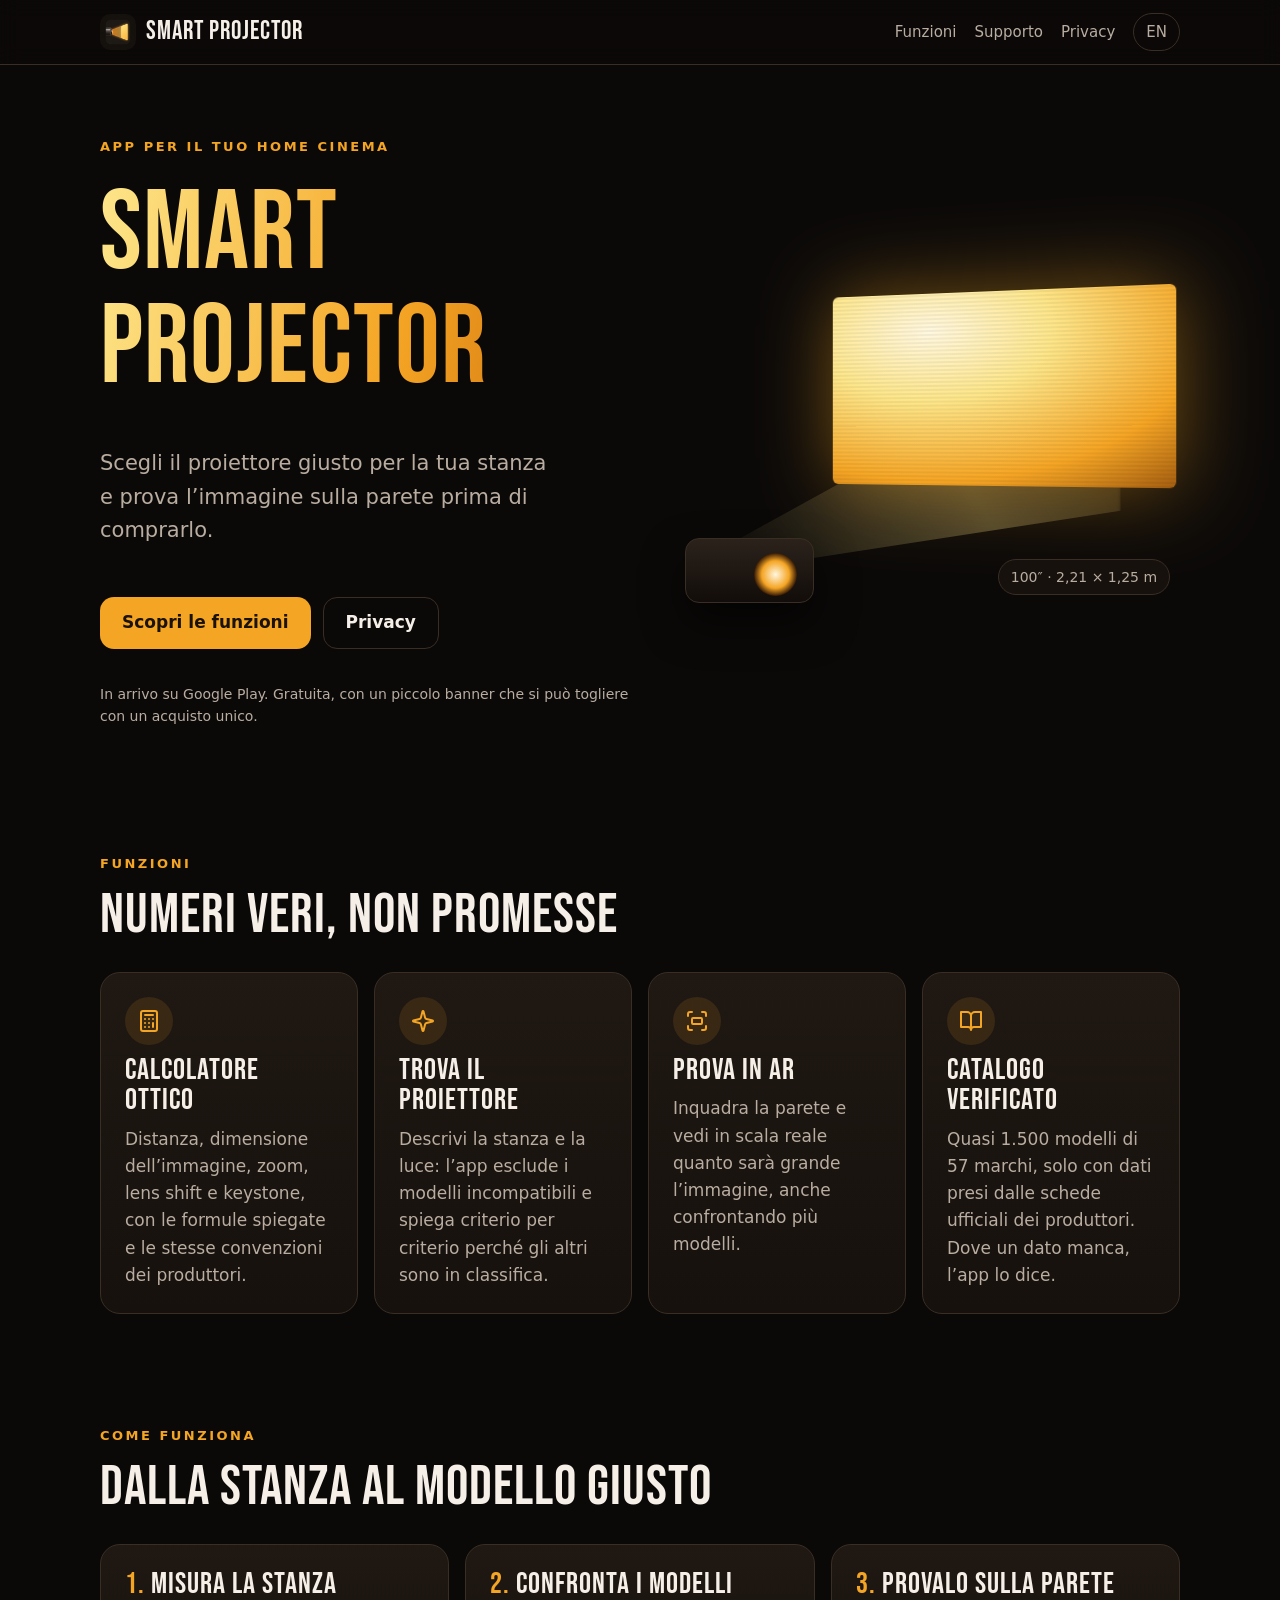
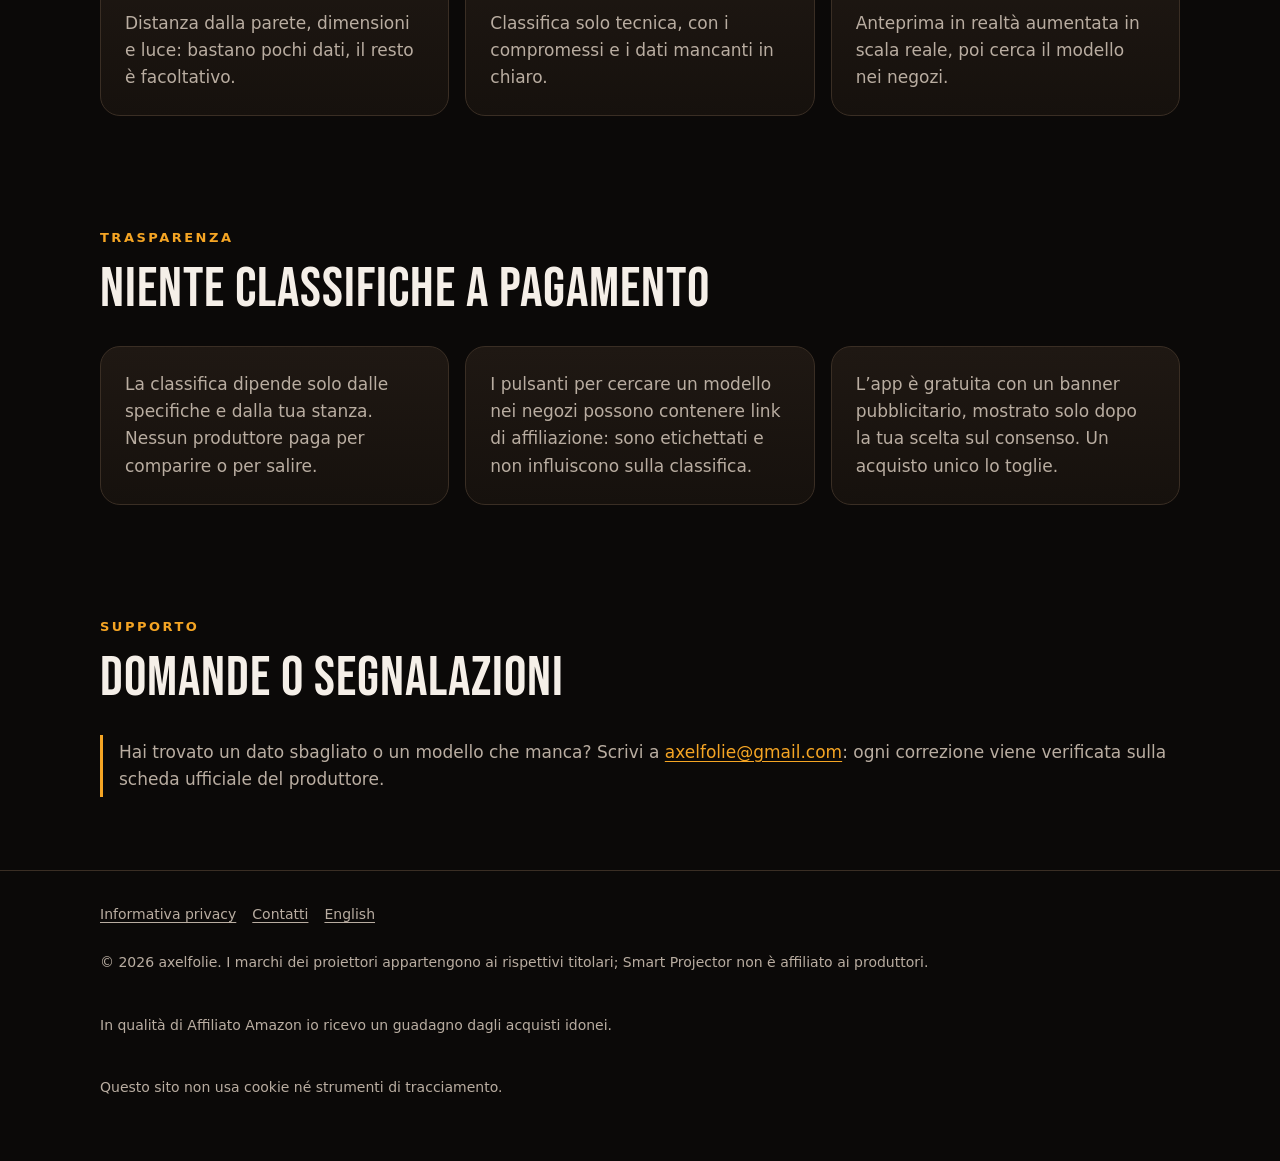
<file: index.html>
<!doctype html>
<html lang="it">
<head>
  <meta charset="utf-8" />
  <meta name="viewport" content="width=device-width, initial-scale=1" />
  <title>Smart Projector – scegli e prova il proiettore giusto</title>
  <meta name="description" content="App per scegliere il proiettore adatto alla tua stanza: calcoli ottici verificabili, catalogo con schede ufficiali e anteprima in realtà aumentata sulla tua parete." />
  <meta name="theme-color" content="#0b0908" />
  <link rel="icon" href="favicon.png" />
  <link rel="alternate" hreflang="en" href="en/" />
  <link rel="stylesheet" href="assets/style.css" />
</head>
<body>
  <header class="top">
    <div class="wrap">
      <a class="brand" href="./"><img src="assets/icon-256.png" alt="" width="36" height="36" /><span>Smart Projector</span></a>
      <nav class="nav" aria-label="Principale">
        <a class="hide-sm" href="#funzioni">Funzioni</a>
        <a class="hide-sm" href="#supporto">Supporto</a>
        <a href="privacy.html">Privacy</a>
        <a class="lang" href="en/" hreflang="en" lang="en">EN</a>
      </nav>
    </div>
  </header>

  <main>
    <section class="hero">
      <div class="wrap">
        <div class="hero-copy">
          <span class="eyebrow">App per il tuo home cinema</span>
          <h1 class="gradient">Smart Projector</h1>
          <p class="lead">Scegli il proiettore giusto per la tua stanza e prova l’immagine sulla parete prima di comprarlo.</p>
          <div class="cta">
            <a class="btn btn-primary" href="#funzioni">Scopri le funzioni</a>
            <a class="btn btn-ghost" href="privacy.html">Privacy</a>
          </div>
          <p class="soon">In arrivo su Google Play. Gratuita, con un piccolo banner che si può togliere con un acquisto unico.</p>
        </div>
        <div class="stage" aria-hidden="true">
          <div class="beam"></div>
          <div class="screen"></div>
          <div class="projector"></div>
          <div class="label">100″ · 2,21 × 1,25 m</div>
        </div>
      </div>
    </section>

    <section id="funzioni">
      <div class="wrap">
        <div class="section-head">
          <span class="eyebrow">Funzioni</span>
          <h2>Numeri veri, non promesse</h2>
        </div>
        <div class="grid">
          <article class="card">
            <div class="icon"><svg viewBox="0 0 24 24" fill="none" stroke="currentColor" stroke-width="2" stroke-linecap="round" stroke-linejoin="round" aria-hidden="true"><rect width="16" height="20" x="4" y="2" rx="2"/><line x1="8" x2="16" y1="6" y2="6"/><path d="M16 10h.01M12 10h.01M8 10h.01M12 14h.01M8 14h.01M12 18h.01M8 18h.01M16 14v4"/></svg></div>
            <h3>Calcolatore ottico</h3>
            <p>Distanza, dimensione dell’immagine, zoom, lens shift e keystone, con le formule spiegate e le stesse convenzioni dei produttori.</p>
          </article>
          <article class="card">
            <div class="icon"><svg viewBox="0 0 24 24" fill="none" stroke="currentColor" stroke-width="2" stroke-linecap="round" stroke-linejoin="round" aria-hidden="true"><path d="M9.937 15.5A2 2 0 0 0 8.5 14.063l-6.135-1.582a.5.5 0 0 1 0-.962L8.5 9.936A2 2 0 0 0 9.937 8.5l1.582-6.135a.5.5 0 0 1 .963 0L14.063 8.5A2 2 0 0 0 15.5 9.937l6.135 1.581a.5.5 0 0 1 0 .964L15.5 14.063a2 2 0 0 0-1.437 1.437l-1.582 6.135a.5.5 0 0 1-.963 0z"/></svg></div>
            <h3>Trova il proiettore</h3>
            <p>Descrivi la stanza e la luce: l’app esclude i modelli incompatibili e spiega criterio per criterio perché gli altri sono in classifica.</p>
          </article>
          <article class="card">
            <div class="icon"><svg viewBox="0 0 24 24" fill="none" stroke="currentColor" stroke-width="2" stroke-linecap="round" stroke-linejoin="round" aria-hidden="true"><path d="M3 7V5a2 2 0 0 1 2-2h2M17 3h2a2 2 0 0 1 2 2v2M21 17v2a2 2 0 0 1-2 2h-2M7 21H5a2 2 0 0 1-2-2v-2"/><rect width="10" height="6" x="7" y="9" rx="1"/></svg></div>
            <h3>Prova in AR</h3>
            <p>Inquadra la parete e vedi in scala reale quanto sarà grande l’immagine, anche confrontando più modelli.</p>
          </article>
          <article class="card">
            <div class="icon"><svg viewBox="0 0 24 24" fill="none" stroke="currentColor" stroke-width="2" stroke-linecap="round" stroke-linejoin="round" aria-hidden="true"><path d="M2 3h6a4 4 0 0 1 4 4v14a3 3 0 0 0-3-3H2zM22 3h-6a4 4 0 0 0-4 4v14a3 3 0 0 1 3-3h7z"/></svg></div>
            <h3>Catalogo verificato</h3>
            <p>Quasi 1.500 modelli di 57 marchi, solo con dati presi dalle schede ufficiali dei produttori. Dove un dato manca, l’app lo dice.</p>
          </article>
        </div>
      </div>
    </section>

    <section>
      <div class="wrap">
        <div class="section-head">
          <span class="eyebrow">Come funziona</span>
          <h2>Dalla stanza al modello giusto</h2>
        </div>
        <div class="steps">
          <article class="card step">
            <h3>Misura la stanza</h3>
            <p>Distanza dalla parete, dimensioni e luce: bastano pochi dati, il resto è facoltativo.</p>
          </article>
          <article class="card step">
            <h3>Confronta i modelli</h3>
            <p>Classifica solo tecnica, con i compromessi e i dati mancanti in chiaro.</p>
          </article>
          <article class="card step">
            <h3>Provalo sulla parete</h3>
            <p>Anteprima in realtà aumentata in scala reale, poi cerca il modello nei negozi.</p>
          </article>
        </div>
      </div>
    </section>

    <section>
      <div class="wrap">
        <div class="section-head">
          <span class="eyebrow">Trasparenza</span>
          <h2>Niente classifiche a pagamento</h2>
        </div>
        <div class="grid">
          <div class="card"><p>La classifica dipende solo dalle specifiche e dalla tua stanza. Nessun produttore paga per comparire o per salire.</p></div>
          <div class="card"><p>I pulsanti per cercare un modello nei negozi possono contenere link di affiliazione: sono etichettati e non influiscono sulla classifica.</p></div>
          <div class="card"><p>L’app è gratuita con un banner pubblicitario, mostrato solo dopo la tua scelta sul consenso. Un acquisto unico lo toglie.</p></div>
        </div>
      </div>
    </section>

    <section id="supporto">
      <div class="wrap">
        <div class="section-head">
          <span class="eyebrow">Supporto</span>
          <h2>Domande o segnalazioni</h2>
        </div>
        <p class="note">Hai trovato un dato sbagliato o un modello che manca? Scrivi a <a href="mailto:axelfolie@gmail.com">axelfolie@gmail.com</a>: ogni correzione viene verificata sulla scheda ufficiale del produttore.</p>
      </div>
    </section>
  </main>

  <footer>
    <div class="wrap">
      <nav aria-label="Note legali">
        <a href="privacy.html">Informativa privacy</a>
        <a href="mailto:axelfolie@gmail.com">Contatti</a>
        <a href="en/" hreflang="en" lang="en">English</a>
      </nav>
      <p>© 2026 axelfolie. I marchi dei proiettori appartengono ai rispettivi titolari; Smart Projector non è affiliato ai produttori.</p>
      <p>In qualità di Affiliato Amazon io ricevo un guadagno dagli acquisti idonei.</p>
      <p>Questo sito non usa cookie né strumenti di tracciamento.</p>
    </div>
  </footer>
</body>
</html>
</file>
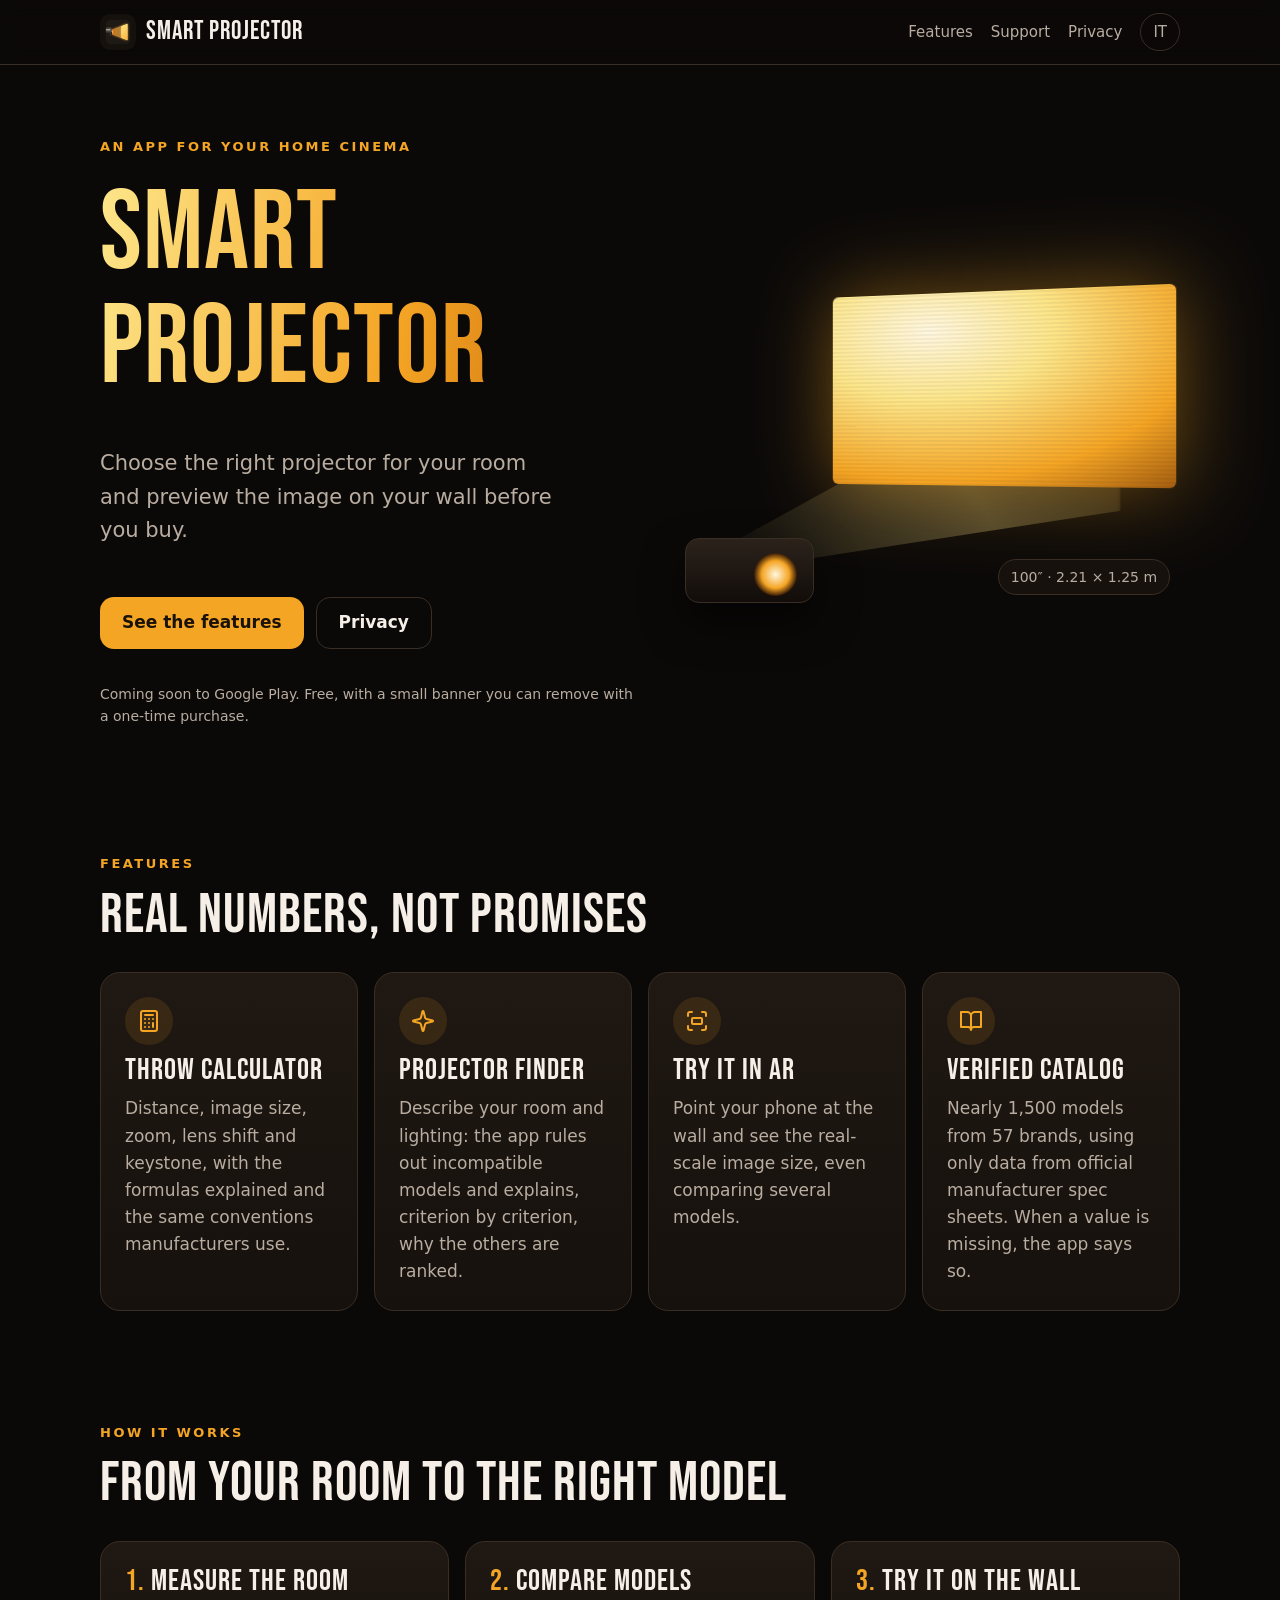
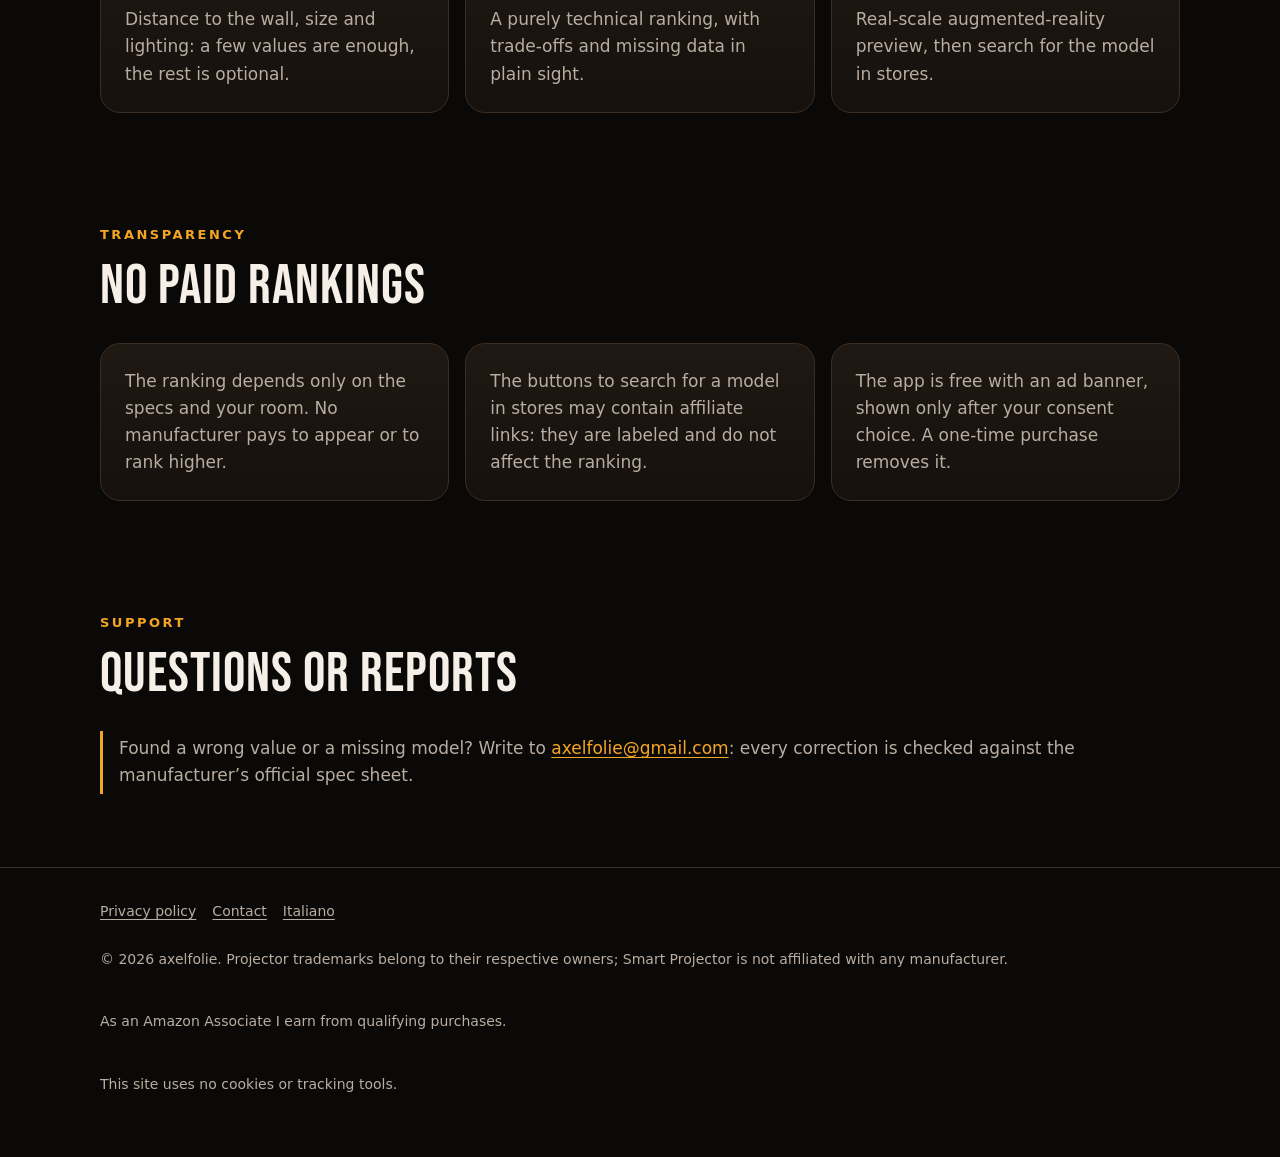
<file: en/index.html>
<!doctype html>
<html lang="en">
<head>
  <meta charset="utf-8" />
  <meta name="viewport" content="width=device-width, initial-scale=1" />
  <title>Smart Projector – choose and preview the right projector</title>
  <meta name="description" content="An app to choose the right projector for your room: verifiable optical calculations, a catalog based on official spec sheets and an augmented-reality preview on your wall." />
  <meta name="theme-color" content="#0b0908" />
  <link rel="icon" href="../favicon.png" />
  <link rel="alternate" hreflang="it" href="../" />
  <link rel="stylesheet" href="../assets/style.css" />
</head>
<body>
  <header class="top">
    <div class="wrap">
      <a class="brand" href="./"><img src="../assets/icon-256.png" alt="" width="36" height="36" /><span>Smart Projector</span></a>
      <nav class="nav" aria-label="Main">
        <a class="hide-sm" href="#features">Features</a>
        <a class="hide-sm" href="#support">Support</a>
        <a href="privacy.html">Privacy</a>
        <a class="lang" href="../" hreflang="it" lang="it">IT</a>
      </nav>
    </div>
  </header>

  <main>
    <section class="hero">
      <div class="wrap">
        <div class="hero-copy">
          <span class="eyebrow">An app for your home cinema</span>
          <h1 class="gradient">Smart Projector</h1>
          <p class="lead">Choose the right projector for your room and preview the image on your wall before you buy.</p>
          <div class="cta">
            <a class="btn btn-primary" href="#features">See the features</a>
            <a class="btn btn-ghost" href="privacy.html">Privacy</a>
          </div>
          <p class="soon">Coming soon to Google Play. Free, with a small banner you can remove with a one-time purchase.</p>
        </div>
        <div class="stage" aria-hidden="true">
          <div class="beam"></div>
          <div class="screen"></div>
          <div class="projector"></div>
          <div class="label">100″ · 2.21 × 1.25 m</div>
        </div>
      </div>
    </section>

    <section id="features">
      <div class="wrap">
        <div class="section-head">
          <span class="eyebrow">Features</span>
          <h2>Real numbers, not promises</h2>
        </div>
        <div class="grid">
          <article class="card">
            <div class="icon"><svg viewBox="0 0 24 24" fill="none" stroke="currentColor" stroke-width="2" stroke-linecap="round" stroke-linejoin="round" aria-hidden="true"><rect width="16" height="20" x="4" y="2" rx="2"/><line x1="8" x2="16" y1="6" y2="6"/><path d="M16 10h.01M12 10h.01M8 10h.01M12 14h.01M8 14h.01M12 18h.01M8 18h.01M16 14v4"/></svg></div>
            <h3>Throw calculator</h3>
            <p>Distance, image size, zoom, lens shift and keystone, with the formulas explained and the same conventions manufacturers use.</p>
          </article>
          <article class="card">
            <div class="icon"><svg viewBox="0 0 24 24" fill="none" stroke="currentColor" stroke-width="2" stroke-linecap="round" stroke-linejoin="round" aria-hidden="true"><path d="M9.937 15.5A2 2 0 0 0 8.5 14.063l-6.135-1.582a.5.5 0 0 1 0-.962L8.5 9.936A2 2 0 0 0 9.937 8.5l1.582-6.135a.5.5 0 0 1 .963 0L14.063 8.5A2 2 0 0 0 15.5 9.937l6.135 1.581a.5.5 0 0 1 0 .964L15.5 14.063a2 2 0 0 0-1.437 1.437l-1.582 6.135a.5.5 0 0 1-.963 0z"/></svg></div>
            <h3>Projector finder</h3>
            <p>Describe your room and lighting: the app rules out incompatible models and explains, criterion by criterion, why the others are ranked.</p>
          </article>
          <article class="card">
            <div class="icon"><svg viewBox="0 0 24 24" fill="none" stroke="currentColor" stroke-width="2" stroke-linecap="round" stroke-linejoin="round" aria-hidden="true"><path d="M3 7V5a2 2 0 0 1 2-2h2M17 3h2a2 2 0 0 1 2 2v2M21 17v2a2 2 0 0 1-2 2h-2M7 21H5a2 2 0 0 1-2-2v-2"/><rect width="10" height="6" x="7" y="9" rx="1"/></svg></div>
            <h3>Try it in AR</h3>
            <p>Point your phone at the wall and see the real-scale image size, even comparing several models.</p>
          </article>
          <article class="card">
            <div class="icon"><svg viewBox="0 0 24 24" fill="none" stroke="currentColor" stroke-width="2" stroke-linecap="round" stroke-linejoin="round" aria-hidden="true"><path d="M2 3h6a4 4 0 0 1 4 4v14a3 3 0 0 0-3-3H2zM22 3h-6a4 4 0 0 0-4 4v14a3 3 0 0 1 3-3h7z"/></svg></div>
            <h3>Verified catalog</h3>
            <p>Nearly 1,500 models from 57 brands, using only data from official manufacturer spec sheets. When a value is missing, the app says so.</p>
          </article>
        </div>
      </div>
    </section>

    <section>
      <div class="wrap">
        <div class="section-head">
          <span class="eyebrow">How it works</span>
          <h2>From your room to the right model</h2>
        </div>
        <div class="steps">
          <article class="card step">
            <h3>Measure the room</h3>
            <p>Distance to the wall, size and lighting: a few values are enough, the rest is optional.</p>
          </article>
          <article class="card step">
            <h3>Compare models</h3>
            <p>A purely technical ranking, with trade-offs and missing data in plain sight.</p>
          </article>
          <article class="card step">
            <h3>Try it on the wall</h3>
            <p>Real-scale augmented-reality preview, then search for the model in stores.</p>
          </article>
        </div>
      </div>
    </section>

    <section>
      <div class="wrap">
        <div class="section-head">
          <span class="eyebrow">Transparency</span>
          <h2>No paid rankings</h2>
        </div>
        <div class="grid">
          <div class="card"><p>The ranking depends only on the specs and your room. No manufacturer pays to appear or to rank higher.</p></div>
          <div class="card"><p>The buttons to search for a model in stores may contain affiliate links: they are labeled and do not affect the ranking.</p></div>
          <div class="card"><p>The app is free with an ad banner, shown only after your consent choice. A one-time purchase removes it.</p></div>
        </div>
      </div>
    </section>

    <section id="support">
      <div class="wrap">
        <div class="section-head">
          <span class="eyebrow">Support</span>
          <h2>Questions or reports</h2>
        </div>
        <p class="note">Found a wrong value or a missing model? Write to <a href="mailto:axelfolie@gmail.com">axelfolie@gmail.com</a>: every correction is checked against the manufacturer’s official spec sheet.</p>
      </div>
    </section>
  </main>

  <footer>
    <div class="wrap">
      <nav aria-label="Legal">
        <a href="privacy.html">Privacy policy</a>
        <a href="mailto:axelfolie@gmail.com">Contact</a>
        <a href="../" hreflang="it" lang="it">Italiano</a>
      </nav>
      <p>© 2026 axelfolie. Projector trademarks belong to their respective owners; Smart Projector is not affiliated with any manufacturer.</p>
      <p>As an Amazon Associate I earn from qualifying purchases.</p>
      <p>This site uses no cookies or tracking tools.</p>
    </div>
  </footer>
</body>
</html>
</file>
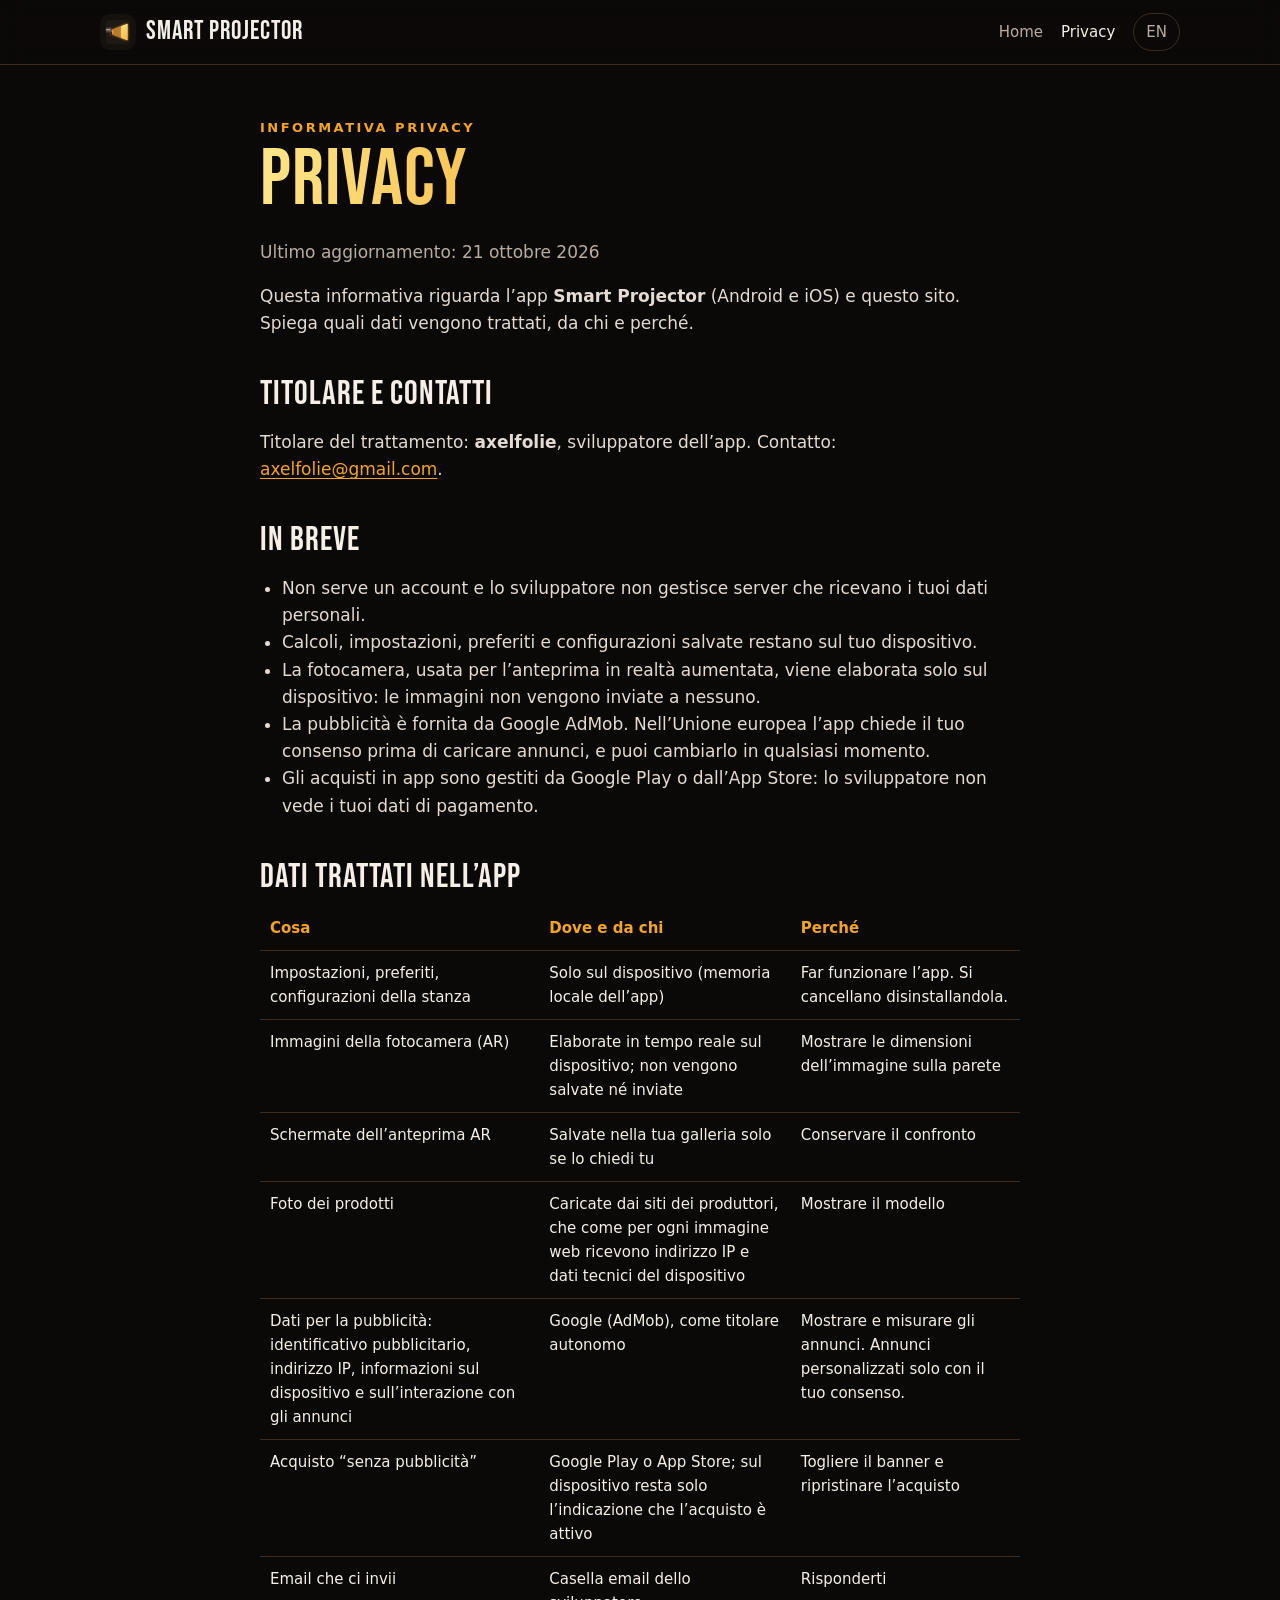
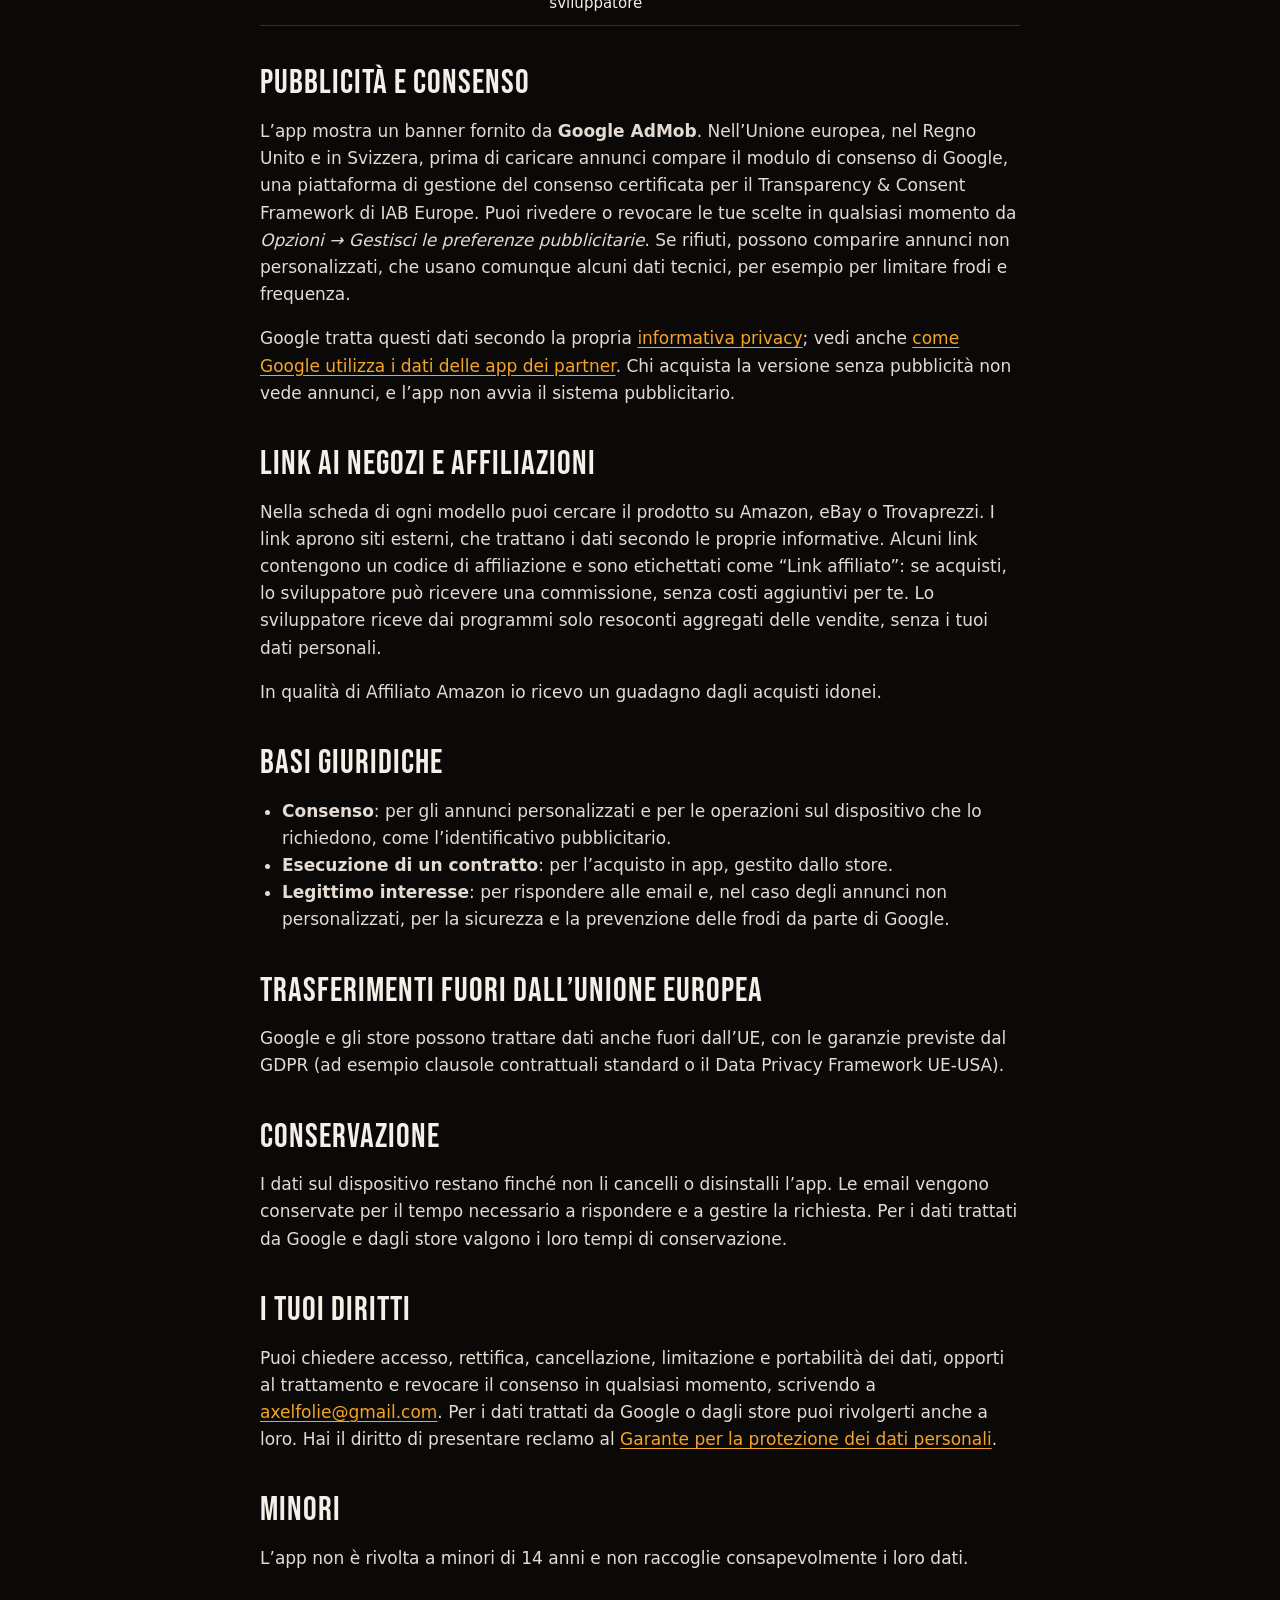
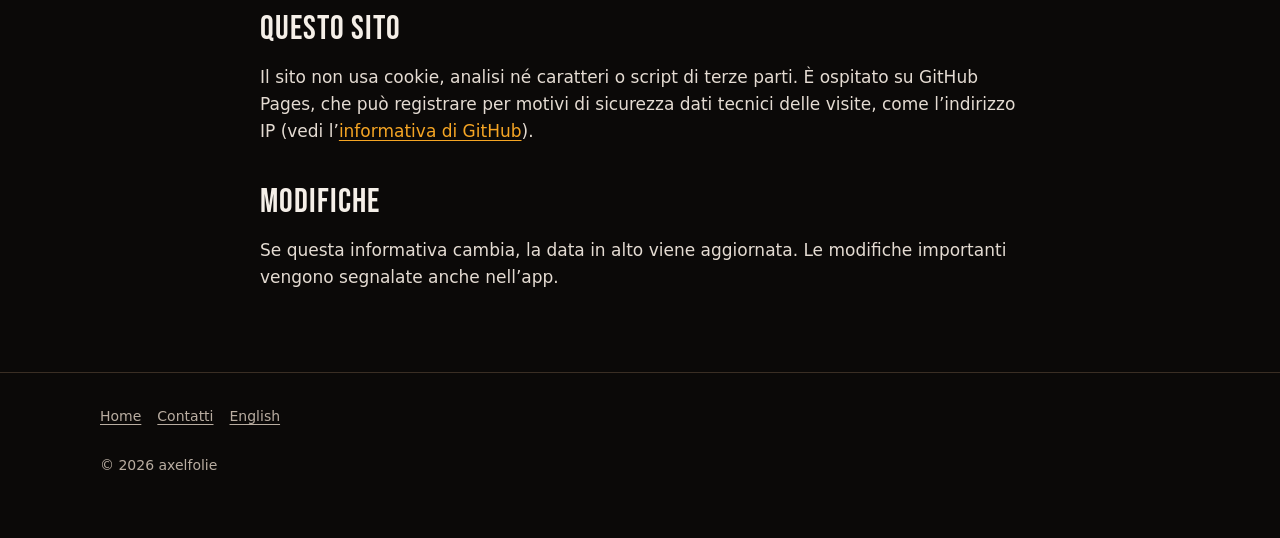
<file: privacy.html>
<!doctype html>
<html lang="it">
<head>
  <meta charset="utf-8" />
  <meta name="viewport" content="width=device-width, initial-scale=1" />
  <title>Informativa privacy – Smart Projector</title>
  <meta name="description" content="Come Smart Projector tratta i dati: calcoli sul dispositivo, pubblicità con consenso, acquisti tramite gli store, link ai negozi." />
  <meta name="theme-color" content="#0b0908" />
  <link rel="icon" href="favicon.png" />
  <link rel="alternate" hreflang="en" href="en/privacy.html" />
  <link rel="stylesheet" href="assets/style.css" />
</head>
<body>
  <header class="top">
    <div class="wrap">
      <a class="brand" href="./"><img src="assets/icon-256.png" alt="" width="36" height="36" /><span>Smart Projector</span></a>
      <nav class="nav" aria-label="Principale">
        <a href="./">Home</a>
        <a href="privacy.html" aria-current="page">Privacy</a>
        <a class="lang" href="en/privacy.html" hreflang="en" lang="en">EN</a>
      </nav>
    </div>
  </header>

  <main class="doc">
    <div class="wrap">
      <span class="eyebrow">Informativa privacy</span>
      <h1 class="gradient">Privacy</h1>
      <p class="updated">Ultimo aggiornamento: 21 ottobre 2026</p>

      <p>Questa informativa riguarda l’app <strong>Smart Projector</strong> (Android e iOS) e questo sito. Spiega quali dati vengono trattati, da chi e perché.</p>

      <h2>Titolare e contatti</h2>
      <p>Titolare del trattamento: <strong>axelfolie</strong>, sviluppatore dell’app. Contatto: <a href="mailto:axelfolie@gmail.com">axelfolie@gmail.com</a>.</p>

      <h2>In breve</h2>
      <ul>
        <li>Non serve un account e lo sviluppatore non gestisce server che ricevano i tuoi dati personali.</li>
        <li>Calcoli, impostazioni, preferiti e configurazioni salvate restano sul tuo dispositivo.</li>
        <li>La fotocamera, usata per l’anteprima in realtà aumentata, viene elaborata solo sul dispositivo: le immagini non vengono inviate a nessuno.</li>
        <li>La pubblicità è fornita da Google AdMob. Nell’Unione europea l’app chiede il tuo consenso prima di caricare annunci, e puoi cambiarlo in qualsiasi momento.</li>
        <li>Gli acquisti in app sono gestiti da Google Play o dall’App Store: lo sviluppatore non vede i tuoi dati di pagamento.</li>
      </ul>

      <h2>Dati trattati nell’app</h2>
      <table>
        <thead><tr><th>Cosa</th><th>Dove e da chi</th><th>Perché</th></tr></thead>
        <tbody>
          <tr><td>Impostazioni, preferiti, configurazioni della stanza</td><td>Solo sul dispositivo (memoria locale dell’app)</td><td>Far funzionare l’app. Si cancellano disinstallandola.</td></tr>
          <tr><td>Immagini della fotocamera (AR)</td><td>Elaborate in tempo reale sul dispositivo; non vengono salvate né inviate</td><td>Mostrare le dimensioni dell’immagine sulla parete</td></tr>
          <tr><td>Schermate dell’anteprima AR</td><td>Salvate nella tua galleria solo se lo chiedi tu</td><td>Conservare il confronto</td></tr>
          <tr><td>Foto dei prodotti</td><td>Caricate dai siti dei produttori, che come per ogni immagine web ricevono indirizzo IP e dati tecnici del dispositivo</td><td>Mostrare il modello</td></tr>
          <tr><td>Dati per la pubblicità: identificativo pubblicitario, indirizzo IP, informazioni sul dispositivo e sull’interazione con gli annunci</td><td>Google (AdMob), come titolare autonomo</td><td>Mostrare e misurare gli annunci. Annunci personalizzati solo con il tuo consenso.</td></tr>
          <tr><td>Acquisto “senza pubblicità”</td><td>Google Play o App Store; sul dispositivo resta solo l’indicazione che l’acquisto è attivo</td><td>Togliere il banner e ripristinare l’acquisto</td></tr>
          <tr><td>Email che ci invii</td><td>Casella email dello sviluppatore</td><td>Risponderti</td></tr>
        </tbody>
      </table>

      <h2>Pubblicità e consenso</h2>
      <p>L’app mostra un banner fornito da <strong>Google AdMob</strong>. Nell’Unione europea, nel Regno Unito e in Svizzera, prima di caricare annunci compare il modulo di consenso di Google, una piattaforma di gestione del consenso certificata per il Transparency &amp; Consent Framework di IAB Europe. Puoi rivedere o revocare le tue scelte in qualsiasi momento da <em>Opzioni → Gestisci le preferenze pubblicitarie</em>. Se rifiuti, possono comparire annunci non personalizzati, che usano comunque alcuni dati tecnici, per esempio per limitare frodi e frequenza.</p>
      <p>Google tratta questi dati secondo la propria <a href="https://policies.google.com/privacy">informativa privacy</a>; vedi anche <a href="https://policies.google.com/technologies/partner-sites">come Google utilizza i dati delle app dei partner</a>. Chi acquista la versione senza pubblicità non vede annunci, e l’app non avvia il sistema pubblicitario.</p>

      <h2>Link ai negozi e affiliazioni</h2>
      <p>Nella scheda di ogni modello puoi cercare il prodotto su Amazon, eBay o Trovaprezzi. I link aprono siti esterni, che trattano i dati secondo le proprie informative. Alcuni link contengono un codice di affiliazione e sono etichettati come “Link affiliato”: se acquisti, lo sviluppatore può ricevere una commissione, senza costi aggiuntivi per te. Lo sviluppatore riceve dai programmi solo resoconti aggregati delle vendite, senza i tuoi dati personali.</p>
      <p>In qualità di Affiliato Amazon io ricevo un guadagno dagli acquisti idonei.</p>

      <h2>Basi giuridiche</h2>
      <ul>
        <li><strong>Consenso</strong>: per gli annunci personalizzati e per le operazioni sul dispositivo che lo richiedono, come l’identificativo pubblicitario.</li>
        <li><strong>Esecuzione di un contratto</strong>: per l’acquisto in app, gestito dallo store.</li>
        <li><strong>Legittimo interesse</strong>: per rispondere alle email e, nel caso degli annunci non personalizzati, per la sicurezza e la prevenzione delle frodi da parte di Google.</li>
      </ul>

      <h2>Trasferimenti fuori dall’Unione europea</h2>
      <p>Google e gli store possono trattare dati anche fuori dall’UE, con le garanzie previste dal GDPR (ad esempio clausole contrattuali standard o il Data Privacy Framework UE-USA).</p>

      <h2>Conservazione</h2>
      <p>I dati sul dispositivo restano finché non li cancelli o disinstalli l’app. Le email vengono conservate per il tempo necessario a rispondere e a gestire la richiesta. Per i dati trattati da Google e dagli store valgono i loro tempi di conservazione.</p>

      <h2>I tuoi diritti</h2>
      <p>Puoi chiedere accesso, rettifica, cancellazione, limitazione e portabilità dei dati, opporti al trattamento e revocare il consenso in qualsiasi momento, scrivendo a <a href="mailto:axelfolie@gmail.com">axelfolie@gmail.com</a>. Per i dati trattati da Google o dagli store puoi rivolgerti anche a loro. Hai il diritto di presentare reclamo al <a href="https://www.garanteprivacy.it">Garante per la protezione dei dati personali</a>.</p>

      <h2>Minori</h2>
      <p>L’app non è rivolta a minori di 14 anni e non raccoglie consapevolmente i loro dati.</p>

      <h2>Questo sito</h2>
      <p>Il sito non usa cookie, analisi né caratteri o script di terze parti. È ospitato su GitHub Pages, che può registrare per motivi di sicurezza dati tecnici delle visite, come l’indirizzo IP (vedi l’<a href="https://docs.github.com/site-policy/privacy-policies/github-general-privacy-statement">informativa di GitHub</a>).</p>

      <h2>Modifiche</h2>
      <p>Se questa informativa cambia, la data in alto viene aggiornata. Le modifiche importanti vengono segnalate anche nell’app.</p>
    </div>
  </main>

  <footer>
    <div class="wrap">
      <nav aria-label="Note legali">
        <a href="./">Home</a>
        <a href="mailto:axelfolie@gmail.com">Contatti</a>
        <a href="en/privacy.html" hreflang="en" lang="en">English</a>
      </nav>
      <p>© 2026 axelfolie</p>
    </div>
  </footer>
</body>
</html>
</file>
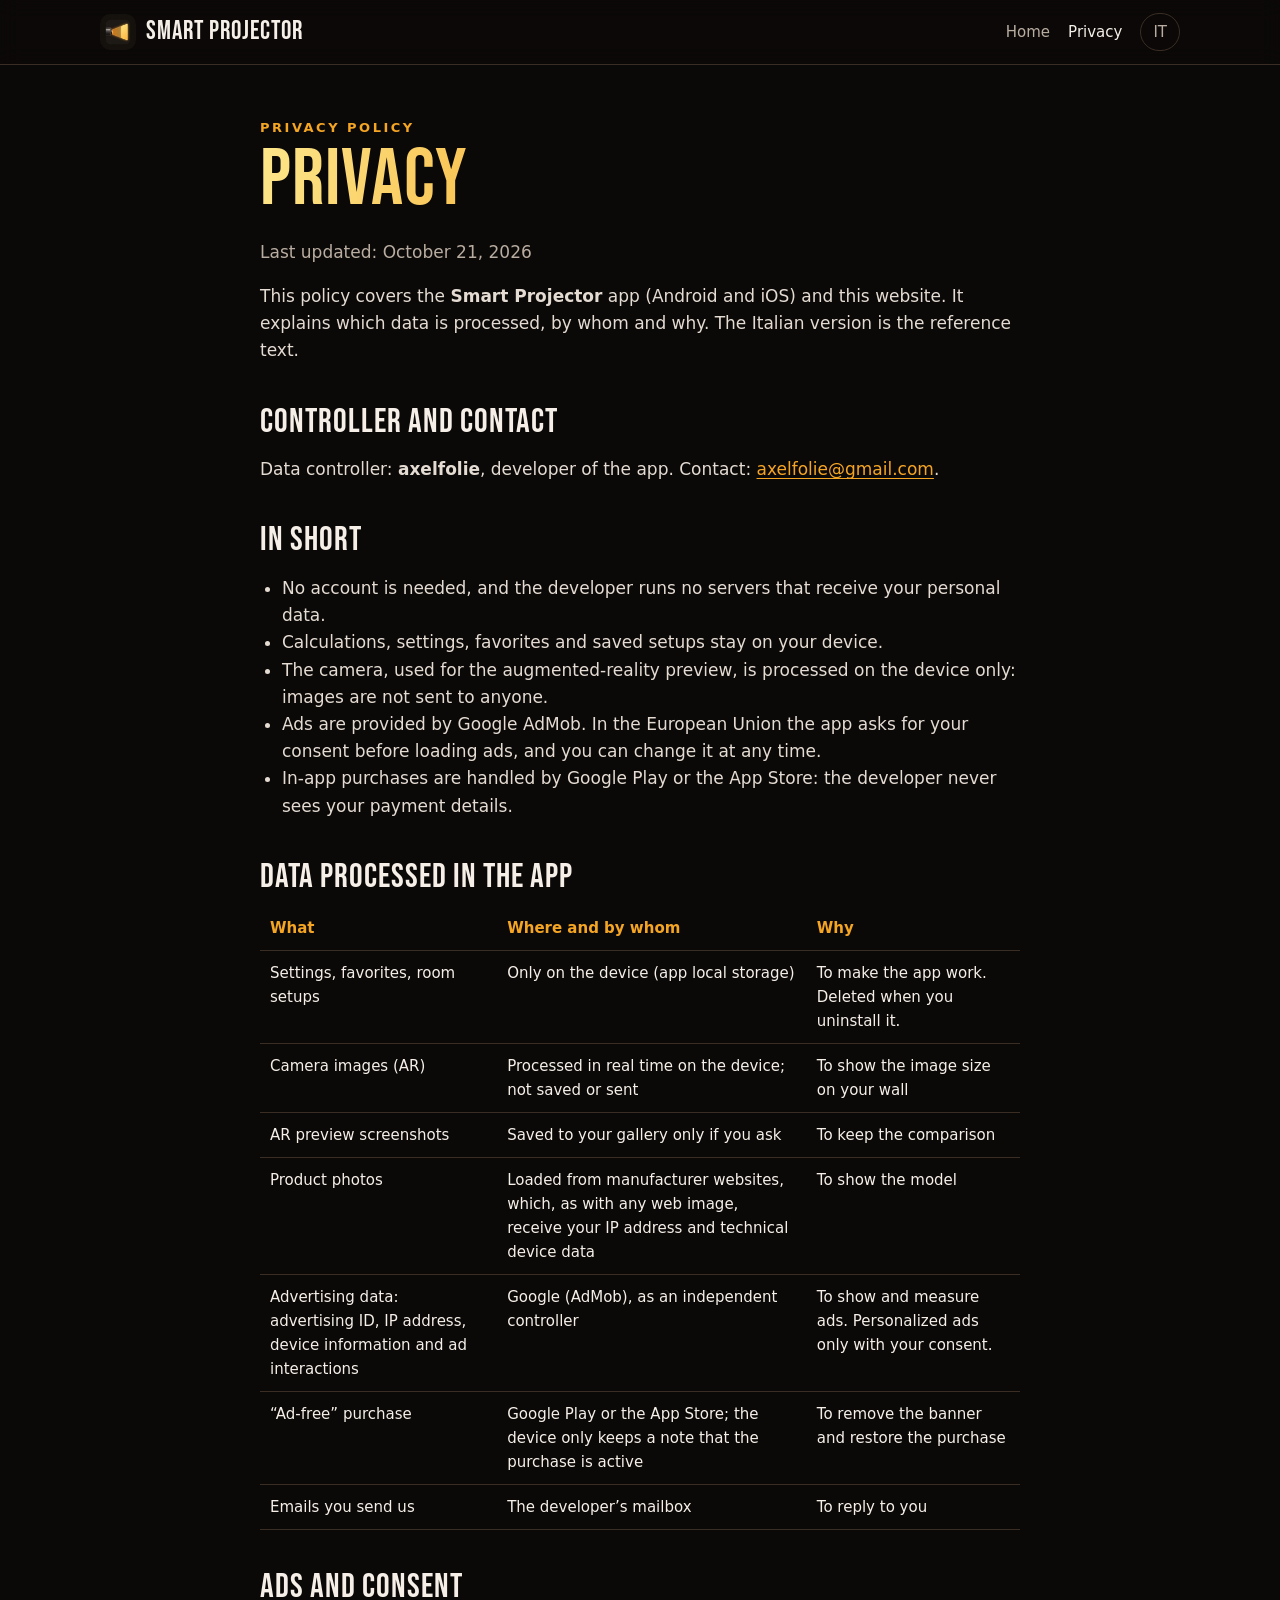
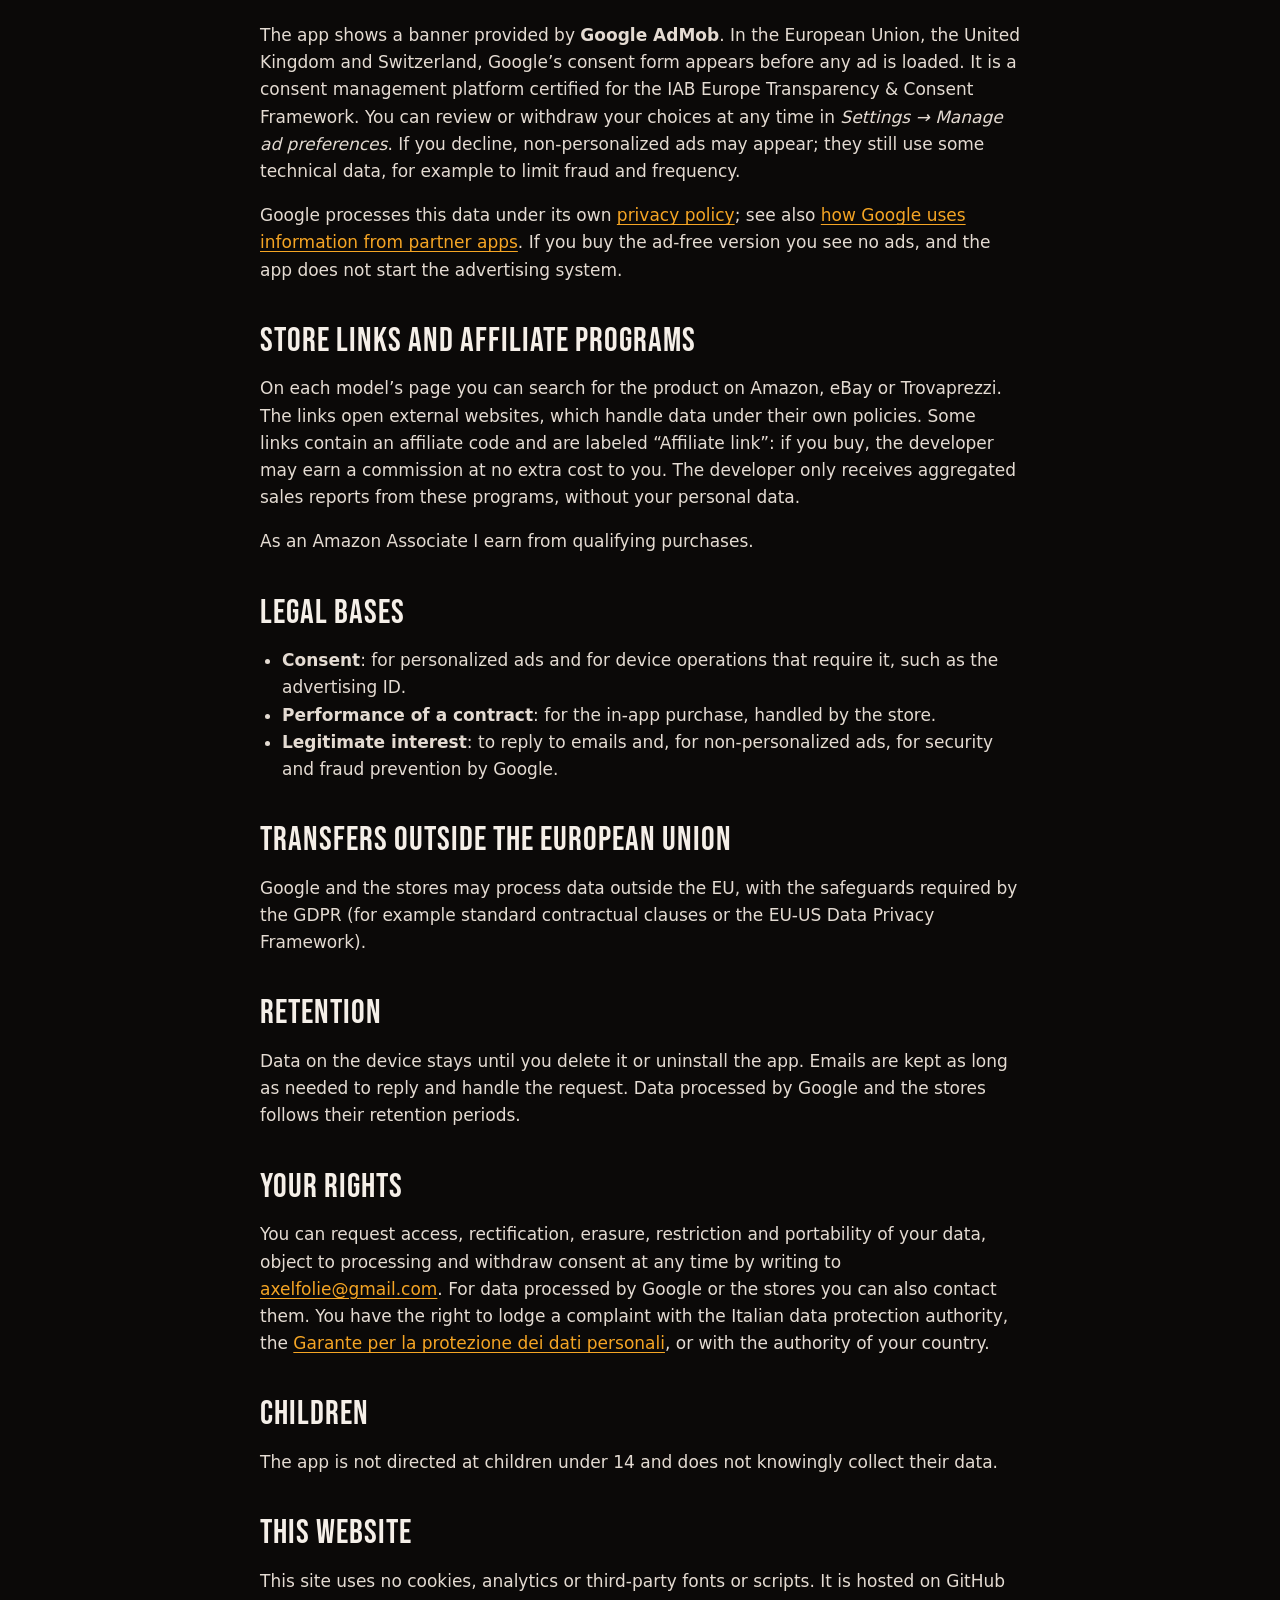
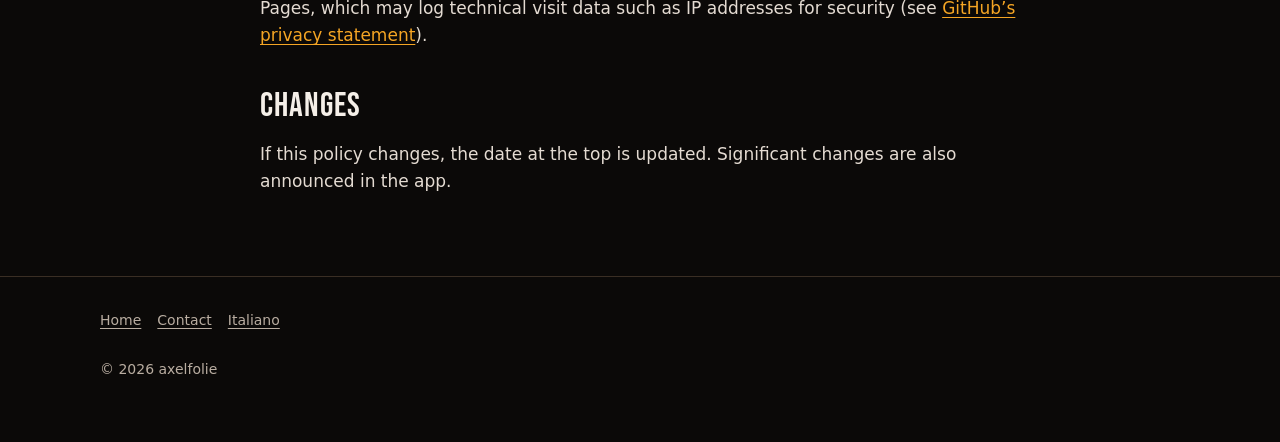
<file: en/privacy.html>
<!doctype html>
<html lang="en">
<head>
  <meta charset="utf-8" />
  <meta name="viewport" content="width=device-width, initial-scale=1" />
  <title>Privacy policy – Smart Projector</title>
  <meta name="description" content="How Smart Projector handles data: on-device calculations, ads with consent, purchases through the stores, links to online stores." />
  <meta name="theme-color" content="#0b0908" />
  <link rel="icon" href="../favicon.png" />
  <link rel="alternate" hreflang="it" href="../privacy.html" />
  <link rel="stylesheet" href="../assets/style.css" />
</head>
<body>
  <header class="top">
    <div class="wrap">
      <a class="brand" href="./"><img src="../assets/icon-256.png" alt="" width="36" height="36" /><span>Smart Projector</span></a>
      <nav class="nav" aria-label="Main">
        <a href="./">Home</a>
        <a href="privacy.html" aria-current="page">Privacy</a>
        <a class="lang" href="../privacy.html" hreflang="it" lang="it">IT</a>
      </nav>
    </div>
  </header>

  <main class="doc">
    <div class="wrap">
      <span class="eyebrow">Privacy policy</span>
      <h1 class="gradient">Privacy</h1>
      <p class="updated">Last updated: October 21, 2026</p>

      <p>This policy covers the <strong>Smart Projector</strong> app (Android and iOS) and this website. It explains which data is processed, by whom and why. The Italian version is the reference text.</p>

      <h2>Controller and contact</h2>
      <p>Data controller: <strong>axelfolie</strong>, developer of the app. Contact: <a href="mailto:axelfolie@gmail.com">axelfolie@gmail.com</a>.</p>

      <h2>In short</h2>
      <ul>
        <li>No account is needed, and the developer runs no servers that receive your personal data.</li>
        <li>Calculations, settings, favorites and saved setups stay on your device.</li>
        <li>The camera, used for the augmented-reality preview, is processed on the device only: images are not sent to anyone.</li>
        <li>Ads are provided by Google AdMob. In the European Union the app asks for your consent before loading ads, and you can change it at any time.</li>
        <li>In-app purchases are handled by Google Play or the App Store: the developer never sees your payment details.</li>
      </ul>

      <h2>Data processed in the app</h2>
      <table>
        <thead><tr><th>What</th><th>Where and by whom</th><th>Why</th></tr></thead>
        <tbody>
          <tr><td>Settings, favorites, room setups</td><td>Only on the device (app local storage)</td><td>To make the app work. Deleted when you uninstall it.</td></tr>
          <tr><td>Camera images (AR)</td><td>Processed in real time on the device; not saved or sent</td><td>To show the image size on your wall</td></tr>
          <tr><td>AR preview screenshots</td><td>Saved to your gallery only if you ask</td><td>To keep the comparison</td></tr>
          <tr><td>Product photos</td><td>Loaded from manufacturer websites, which, as with any web image, receive your IP address and technical device data</td><td>To show the model</td></tr>
          <tr><td>Advertising data: advertising ID, IP address, device information and ad interactions</td><td>Google (AdMob), as an independent controller</td><td>To show and measure ads. Personalized ads only with your consent.</td></tr>
          <tr><td>“Ad-free” purchase</td><td>Google Play or the App Store; the device only keeps a note that the purchase is active</td><td>To remove the banner and restore the purchase</td></tr>
          <tr><td>Emails you send us</td><td>The developer’s mailbox</td><td>To reply to you</td></tr>
        </tbody>
      </table>

      <h2>Ads and consent</h2>
      <p>The app shows a banner provided by <strong>Google AdMob</strong>. In the European Union, the United Kingdom and Switzerland, Google’s consent form appears before any ad is loaded. It is a consent management platform certified for the IAB Europe Transparency &amp; Consent Framework. You can review or withdraw your choices at any time in <em>Settings → Manage ad preferences</em>. If you decline, non-personalized ads may appear; they still use some technical data, for example to limit fraud and frequency.</p>
      <p>Google processes this data under its own <a href="https://policies.google.com/privacy">privacy policy</a>; see also <a href="https://policies.google.com/technologies/partner-sites">how Google uses information from partner apps</a>. If you buy the ad-free version you see no ads, and the app does not start the advertising system.</p>

      <h2>Store links and affiliate programs</h2>
      <p>On each model’s page you can search for the product on Amazon, eBay or Trovaprezzi. The links open external websites, which handle data under their own policies. Some links contain an affiliate code and are labeled “Affiliate link”: if you buy, the developer may earn a commission at no extra cost to you. The developer only receives aggregated sales reports from these programs, without your personal data.</p>
      <p>As an Amazon Associate I earn from qualifying purchases.</p>

      <h2>Legal bases</h2>
      <ul>
        <li><strong>Consent</strong>: for personalized ads and for device operations that require it, such as the advertising ID.</li>
        <li><strong>Performance of a contract</strong>: for the in-app purchase, handled by the store.</li>
        <li><strong>Legitimate interest</strong>: to reply to emails and, for non-personalized ads, for security and fraud prevention by Google.</li>
      </ul>

      <h2>Transfers outside the European Union</h2>
      <p>Google and the stores may process data outside the EU, with the safeguards required by the GDPR (for example standard contractual clauses or the EU-US Data Privacy Framework).</p>

      <h2>Retention</h2>
      <p>Data on the device stays until you delete it or uninstall the app. Emails are kept as long as needed to reply and handle the request. Data processed by Google and the stores follows their retention periods.</p>

      <h2>Your rights</h2>
      <p>You can request access, rectification, erasure, restriction and portability of your data, object to processing and withdraw consent at any time by writing to <a href="mailto:axelfolie@gmail.com">axelfolie@gmail.com</a>. For data processed by Google or the stores you can also contact them. You have the right to lodge a complaint with the Italian data protection authority, the <a href="https://www.garanteprivacy.it">Garante per la protezione dei dati personali</a>, or with the authority of your country.</p>

      <h2>Children</h2>
      <p>The app is not directed at children under 14 and does not knowingly collect their data.</p>

      <h2>This website</h2>
      <p>This site uses no cookies, analytics or third-party fonts or scripts. It is hosted on GitHub Pages, which may log technical visit data such as IP addresses for security (see <a href="https://docs.github.com/site-policy/privacy-policies/github-general-privacy-statement">GitHub’s privacy statement</a>).</p>

      <h2>Changes</h2>
      <p>If this policy changes, the date at the top is updated. Significant changes are also announced in the app.</p>
    </div>
  </main>

  <footer>
    <div class="wrap">
      <nav aria-label="Legal">
        <a href="./">Home</a>
        <a href="mailto:axelfolie@gmail.com">Contact</a>
        <a href="../privacy.html" hreflang="it" lang="it">Italiano</a>
      </nav>
      <p>© 2026 axelfolie</p>
    </div>
  </footer>
</body>
</html>
</file>
<file: assets/style.css>
/* Smart Projector — sito statico. Stessi colori e titoli dell'app (sala buia, luce ambra). */
@font-face {
  font-family: 'Bebas Neue';
  src: url('fonts/BebasNeue_400Regular.ttf') format('truetype');
  font-display: swap;
}

:root {
  --bg: #0b0908;
  --card: #16110d;
  --card-2: #1f1813;
  --text: #f5efe8;
  --muted: #b9ada1;
  --accent: #f5a524;
  --accent-2: #fde68a;
  --on-accent: #1a1206;
  --border: #3a2e24;
  --radius: 20px;
  --display: 'Bebas Neue', Impact, 'Arial Narrow', sans-serif;
  --body: system-ui, -apple-system, 'Segoe UI', Roboto, 'Helvetica Neue', Arial, sans-serif;
}

* { box-sizing: border-box; }
html { scroll-behavior: smooth; }
body {
  margin: 0;
  background: var(--bg);
  color: var(--text);
  font: 17px/1.6 var(--body);
  -webkit-font-smoothing: antialiased;
}
img { max-width: 100%; display: block; }
a { color: var(--accent); text-underline-offset: 3px; }
a:hover { color: var(--accent-2); }
:focus-visible { outline: 3px solid var(--accent-2); outline-offset: 3px; border-radius: 6px; }

.wrap { width: min(1080px, 100% - 32px); margin-inline: auto; }

/* Intestazione */
.top {
  position: sticky; top: 0; z-index: 10;
  background: rgba(11, 9, 8, 0.82);
  backdrop-filter: blur(10px);
  border-bottom: 1px solid var(--border);
}
.top .wrap { display: flex; align-items: center; justify-content: space-between; gap: 16px; min-height: 64px; }
.brand { display: flex; align-items: center; gap: 10px; color: var(--text); text-decoration: none; }
.brand img { width: 36px; height: 36px; border-radius: 10px; }
.brand span { font: 26px/1 var(--display); letter-spacing: 1px; }
.nav { display: flex; align-items: center; gap: 18px; font-size: 15px; }
.nav a { color: var(--muted); text-decoration: none; padding: 10px 0; }
.nav a:hover, .nav a[aria-current='page'] { color: var(--text); }
.lang { border: 1px solid var(--border); border-radius: 999px; padding: 6px 12px !important; }

/* Titoli */
.eyebrow { font-size: 13px; letter-spacing: 2.5px; text-transform: uppercase; color: var(--accent); font-weight: 600; }
h1, h2, h3 { font-family: var(--display); font-weight: 400; letter-spacing: 1px; line-height: 1.02; margin: 0; }
h1 { font-size: clamp(56px, 11vw, 112px); }
h2 { font-size: clamp(36px, 6vw, 56px); }
h3 { font-size: 30px; }
.gradient {
  background: linear-gradient(100deg, var(--accent-2), var(--accent) 55%, #c2650a);
  -webkit-background-clip: text; background-clip: text; color: transparent;
}
.lead { font-size: clamp(18px, 2.4vw, 21px); color: var(--muted); max-width: 34ch; }

/* Hero con fascio di luce */
.hero { position: relative; overflow: hidden; padding: 72px 0 56px; }
.hero .wrap { display: grid; gap: 40px; align-items: center; grid-template-columns: 1.1fr 1fr; }
.hero-copy { display: grid; gap: 20px; }
.cta { display: flex; flex-wrap: wrap; gap: 12px; margin-top: 8px; }
.btn {
  display: inline-flex; align-items: center; gap: 10px; min-height: 52px; padding: 0 22px;
  border-radius: 14px; font-weight: 600; text-decoration: none; cursor: pointer;
  transition: transform 160ms ease, background-color 160ms ease;
}
.btn-primary { background: var(--accent); color: var(--on-accent); }
.btn-primary:hover { background: var(--accent-2); color: var(--on-accent); transform: translateY(-1px); }
.btn-ghost { border: 1px solid var(--border); color: var(--text); }
.btn-ghost:hover { border-color: var(--accent); color: var(--text); }
.soon { font-size: 14px; color: var(--muted); }

.stage { position: relative; aspect-ratio: 4 / 3; perspective: 900px; }
.stage .screen {
  position: absolute; right: 2%; top: 10%; width: 70%; aspect-ratio: 16 / 9;
  border-radius: 6px;
  background: radial-gradient(120% 120% at 30% 20%, #fff7e0 0%, #fde68a 30%, #f5a524 65%, #7c3a06 100%);
  box-shadow: 0 0 80px rgba(245, 165, 36, 0.45);
  transform: rotateY(-14deg);
  animation: glow 4.5s ease-in-out infinite;
}
.stage .screen::after {
  content: ''; position: absolute; inset: 0; border-radius: inherit;
  background: repeating-linear-gradient(0deg, rgba(0,0,0,0.05) 0 2px, transparent 2px 4px);
}
.stage .beam {
  position: absolute; left: 6%; bottom: 14%; width: 82%; height: 70%;
  background: linear-gradient(60deg, rgba(253, 230, 138, 0.0) 0%, rgba(253, 230, 138, 0.28) 55%, rgba(245, 165, 36, 0.05) 100%);
  clip-path: polygon(0 92%, 100% 6%, 100% 76%, 0 100%);
  filter: blur(2px);
  animation: beam 4.5s ease-in-out infinite;
}
.stage .projector {
  position: absolute; left: 0; bottom: 6%; width: 26%; aspect-ratio: 2 / 1;
  border-radius: 14px; background: linear-gradient(180deg, #2b221b, #120d0a);
  border: 1px solid var(--border);
  box-shadow: 0 20px 40px rgba(0,0,0,0.6);
}
.stage .projector::after {
  content: ''; position: absolute; right: 12%; top: 22%; width: 34%; aspect-ratio: 1;
  border-radius: 50%;
  background: radial-gradient(circle, #fff7e0 0%, #f5a524 45%, #3b1d05 70%);
}
.stage .label {
  position: absolute; right: 2%; bottom: 8%; font-size: 14px; color: var(--muted);
  border: 1px solid var(--border); border-radius: 999px; padding: 6px 12px; background: var(--card);
}
@keyframes glow { 50% { box-shadow: 0 0 120px rgba(245, 165, 36, 0.65); } }
@keyframes beam { 50% { opacity: 0.7; } }

/* Sezioni */
section { padding: 56px 0; }
.section-head { display: grid; gap: 12px; margin-bottom: 28px; }
.grid { display: grid; gap: 16px; grid-template-columns: repeat(auto-fit, minmax(230px, 1fr)); }
.card {
  background: linear-gradient(180deg, var(--card-2), var(--card));
  border: 1px solid var(--border); border-radius: var(--radius); padding: 24px;
  display: grid; gap: 10px; align-content: start;
}
.card p { margin: 0; color: var(--muted); }
.icon {
  width: 48px; height: 48px; border-radius: 50%; display: grid; place-items: center;
  background: rgba(245, 165, 36, 0.12); color: var(--accent);
}
.icon svg { width: 24px; height: 24px; }
.steps { counter-reset: step; display: grid; gap: 16px; grid-template-columns: repeat(auto-fit, minmax(260px, 1fr)); }
.step { counter-increment: step; }
.step h3::before { content: counter(step) '. '; color: var(--accent); }
.note { border-left: 3px solid var(--accent); padding: 4px 0 4px 16px; color: var(--muted); }

/* Pagine di testo (privacy) */
.doc { padding: 48px 0 64px; }
.doc .wrap { max-width: 760px; }
.doc h1 { font-size: clamp(48px, 9vw, 80px); margin-bottom: 8px; }
.doc h2 { font-size: 34px; margin: 40px 0 12px; }
.doc p, .doc li { color: #e4dbd2; }
.doc ul { padding-left: 22px; }
.doc .updated { color: var(--muted); }
.doc table { width: 100%; border-collapse: collapse; font-size: 15px; margin: 12px 0; }
.doc th, .doc td { text-align: left; vertical-align: top; padding: 10px; border-bottom: 1px solid var(--border); }
.doc th { color: var(--accent); font-weight: 600; }

/* Piè di pagina */
footer { border-top: 1px solid var(--border); padding: 32px 0 48px; color: var(--muted); font-size: 14px; }
footer .wrap { display: grid; gap: 12px; }
footer nav { display: flex; flex-wrap: wrap; gap: 16px; }
footer a { color: var(--muted); }

@media (max-width: 820px) {
  .hero .wrap { grid-template-columns: 1fr; }
  .nav .hide-sm { display: none; }
}
@media (prefers-reduced-motion: reduce) {
  *, *::before, *::after { animation: none !important; transition: none !important; scroll-behavior: auto !important; }
}
</file>
